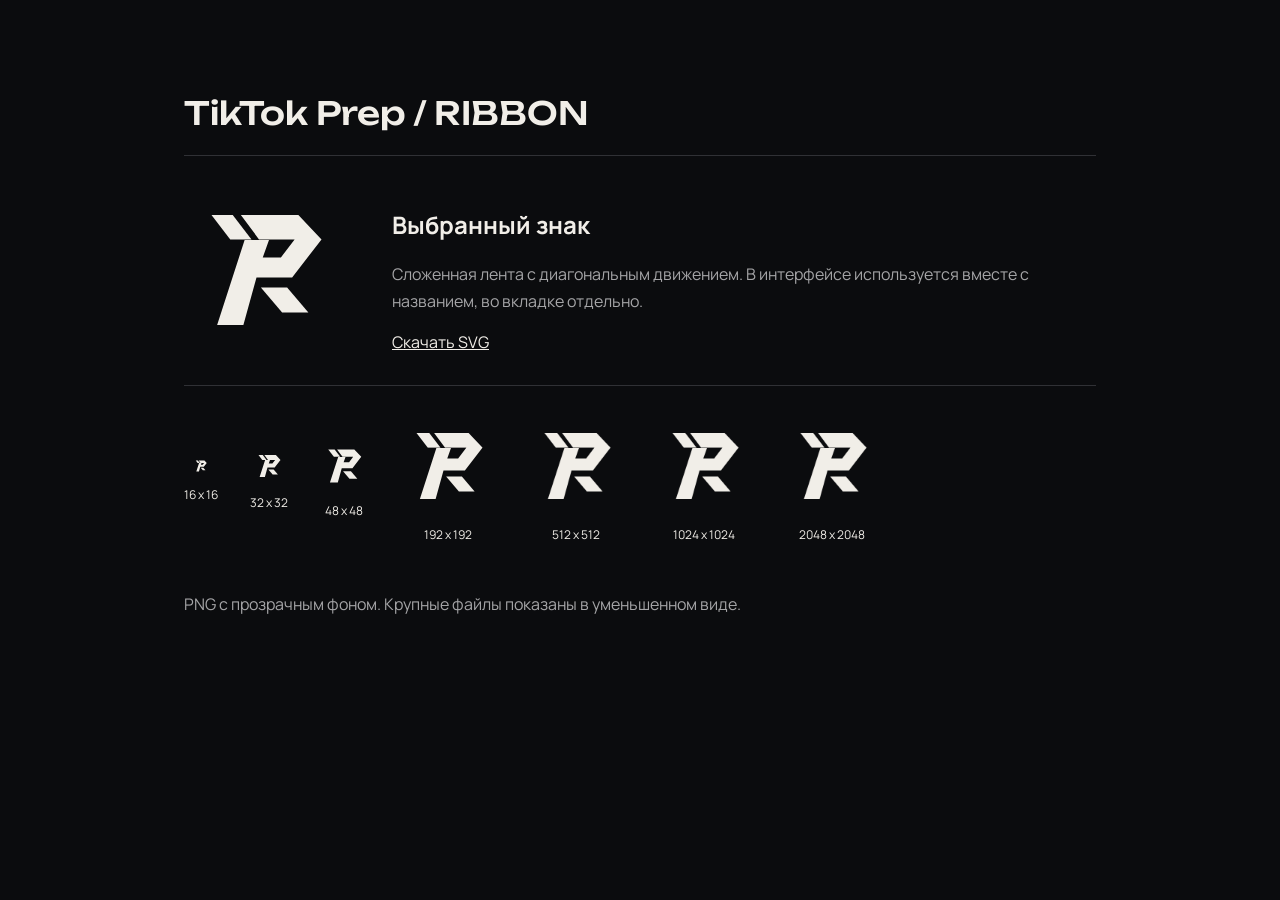
<file: logos/preview.html>
<!doctype html><html lang="ru"><meta charset="utf-8"><meta name="viewport" content="width=device-width,initial-scale=1"><title>TikTok Prep / RIBBON</title><style>@font-face{font-family:Unbounded;src:url('../static/fonts/unbounded.ttf');font-weight:200 900}@font-face{font-family:Manrope;src:url('../static/fonts/manrope.ttf');font-weight:200 800}:root{color-scheme:dark;font-family:Manrope,system-ui,sans-serif;background:#0b0c0e;color:#f1eee8}*{box-sizing:border-box}body{max-width:960px;margin:48px auto;padding:24px}h1{font:500 32px Unbounded,system-ui,sans-serif}p{color:#a5a5a7;line-height:1.7}.chosen{display:flex;align-items:center;gap:48px;padding:32px 0;border-block:1px solid #303135}.chosen svg{width:160px;height:160px;flex-shrink:0}.exports{display:flex;align-items:center;flex-wrap:wrap;gap:32px;padding:32px 0}.exports a{color:inherit;text-align:center;text-decoration:none;font-size:12px}.exports img{display:block;margin:0 auto 12px;max-width:96px;max-height:96px}.link{color:#f1eee8}@media(max-width:600px){body{margin:16px auto;padding:16px}.chosen{flex-direction:column;align-items:flex-start;gap:16px}h1{font-size:24px}}</style><h1>TikTok Prep / RIBBON</h1><div class="chosen"><svg xmlns="http://www.w3.org/2000/svg" viewBox="0 0 512 512">
  <g id="icon" fill="#f1eee8">
    <path fill-rule="evenodd" d="M182 80H366L440 158L346 280H232L190 432H106L194 160H272L252 216H310L354 158H240L182 80Z"/>
    <path d="M88 80H156L216 158H148L88 80Z"/>
    <path d="M246 312H330L398 392H314L246 312Z"/>
  </g>
</svg>
<div><h2>Выбранный знак</h2><p>Сложенная лента с диагональным движением. В интерфейсе используется вместе с названием, во вкладке отдельно.</p><a class="link" href="export/logo.svg">Скачать SVG</a></div></div><div class="exports"><a href="export/logo-16.png"><img src="export/logo-16.png" alt="RIBBON 16">16 x 16</a><a href="export/logo-32.png"><img src="export/logo-32.png" alt="RIBBON 32">32 x 32</a><a href="export/logo-48.png"><img src="export/logo-48.png" alt="RIBBON 48">48 x 48</a><a href="export/logo-192.png"><img src="export/logo-192.png" alt="RIBBON 192">192 x 192</a><a href="export/logo-512.png"><img src="export/logo-512.png" alt="RIBBON 512">512 x 512</a><a href="export/logo-1024.png"><img src="export/logo-1024.png" alt="RIBBON 1024">1024 x 1024</a><a href="export/logo-2048.png"><img src="export/logo-2048.png" alt="RIBBON 2048">2048 x 2048</a></div><p>PNG с прозрачным фоном. Крупные файлы показаны в уменьшенном виде.</p></html>
</file>
